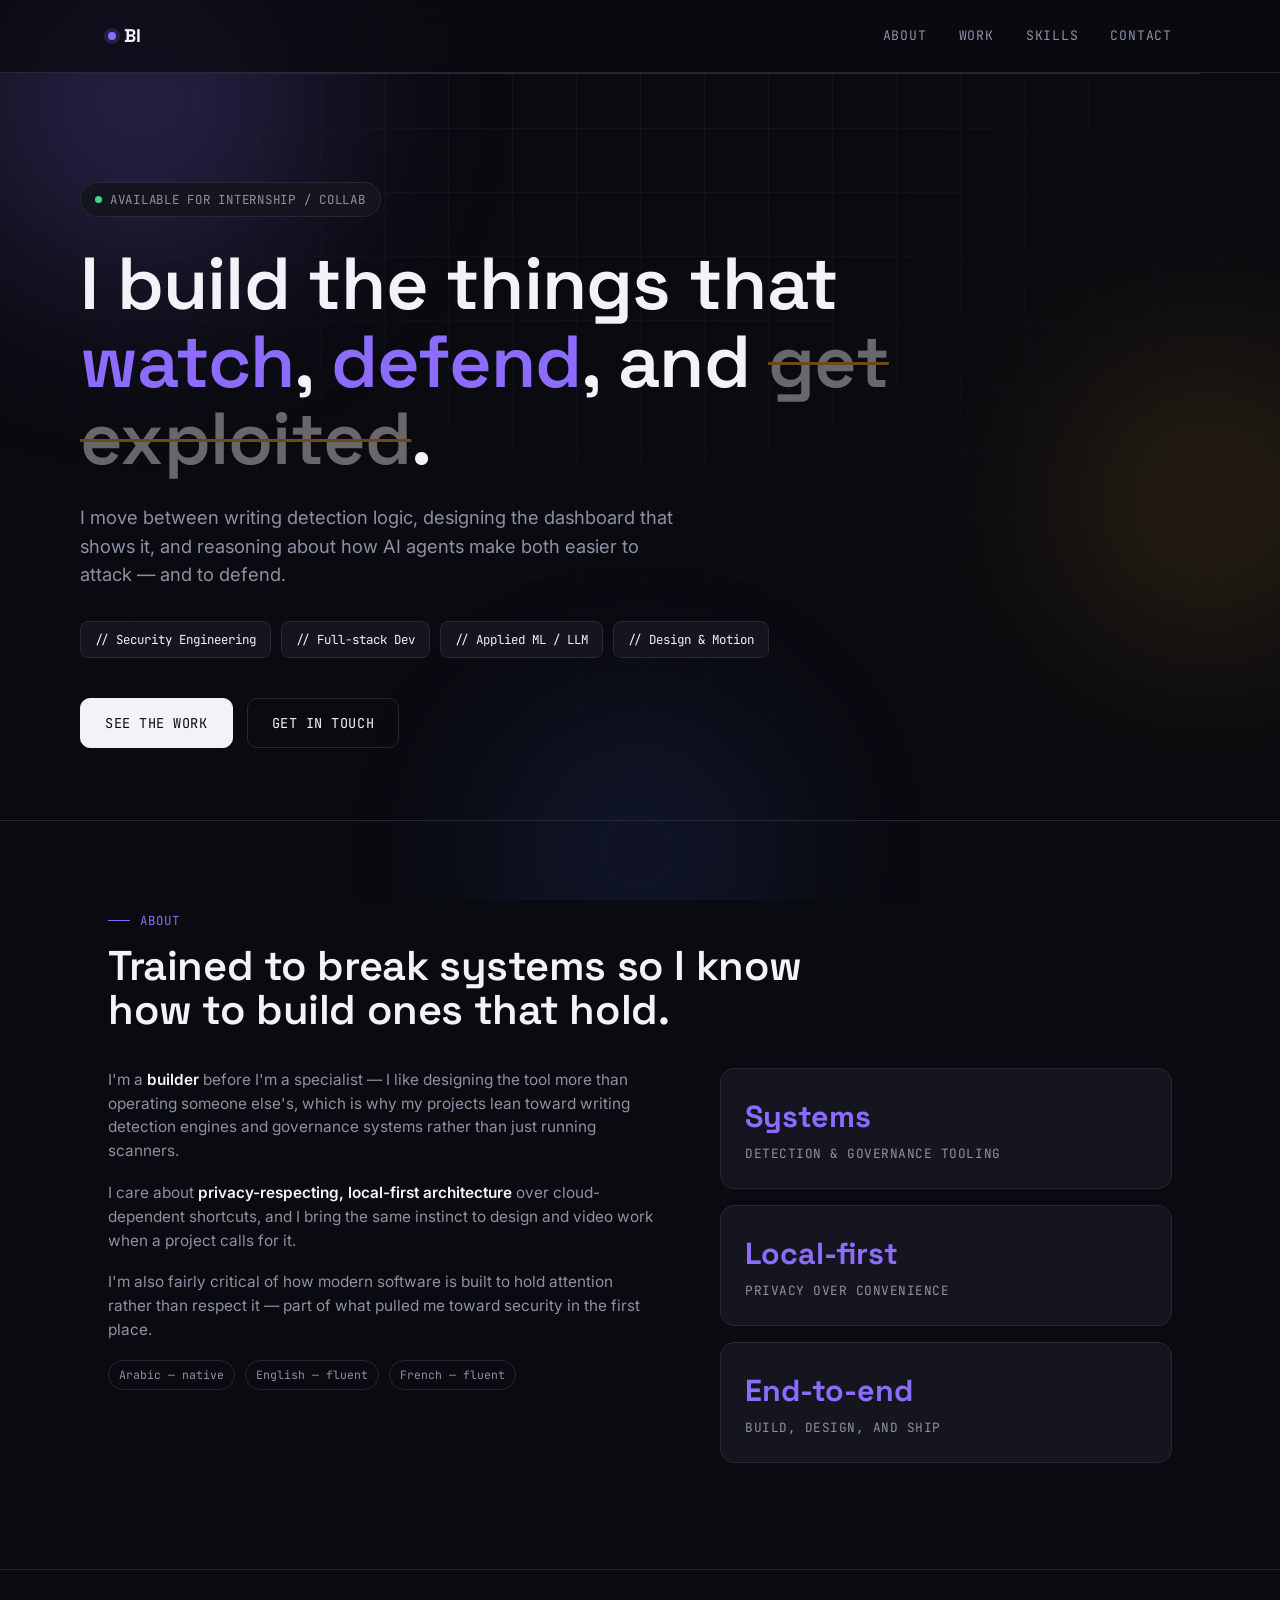
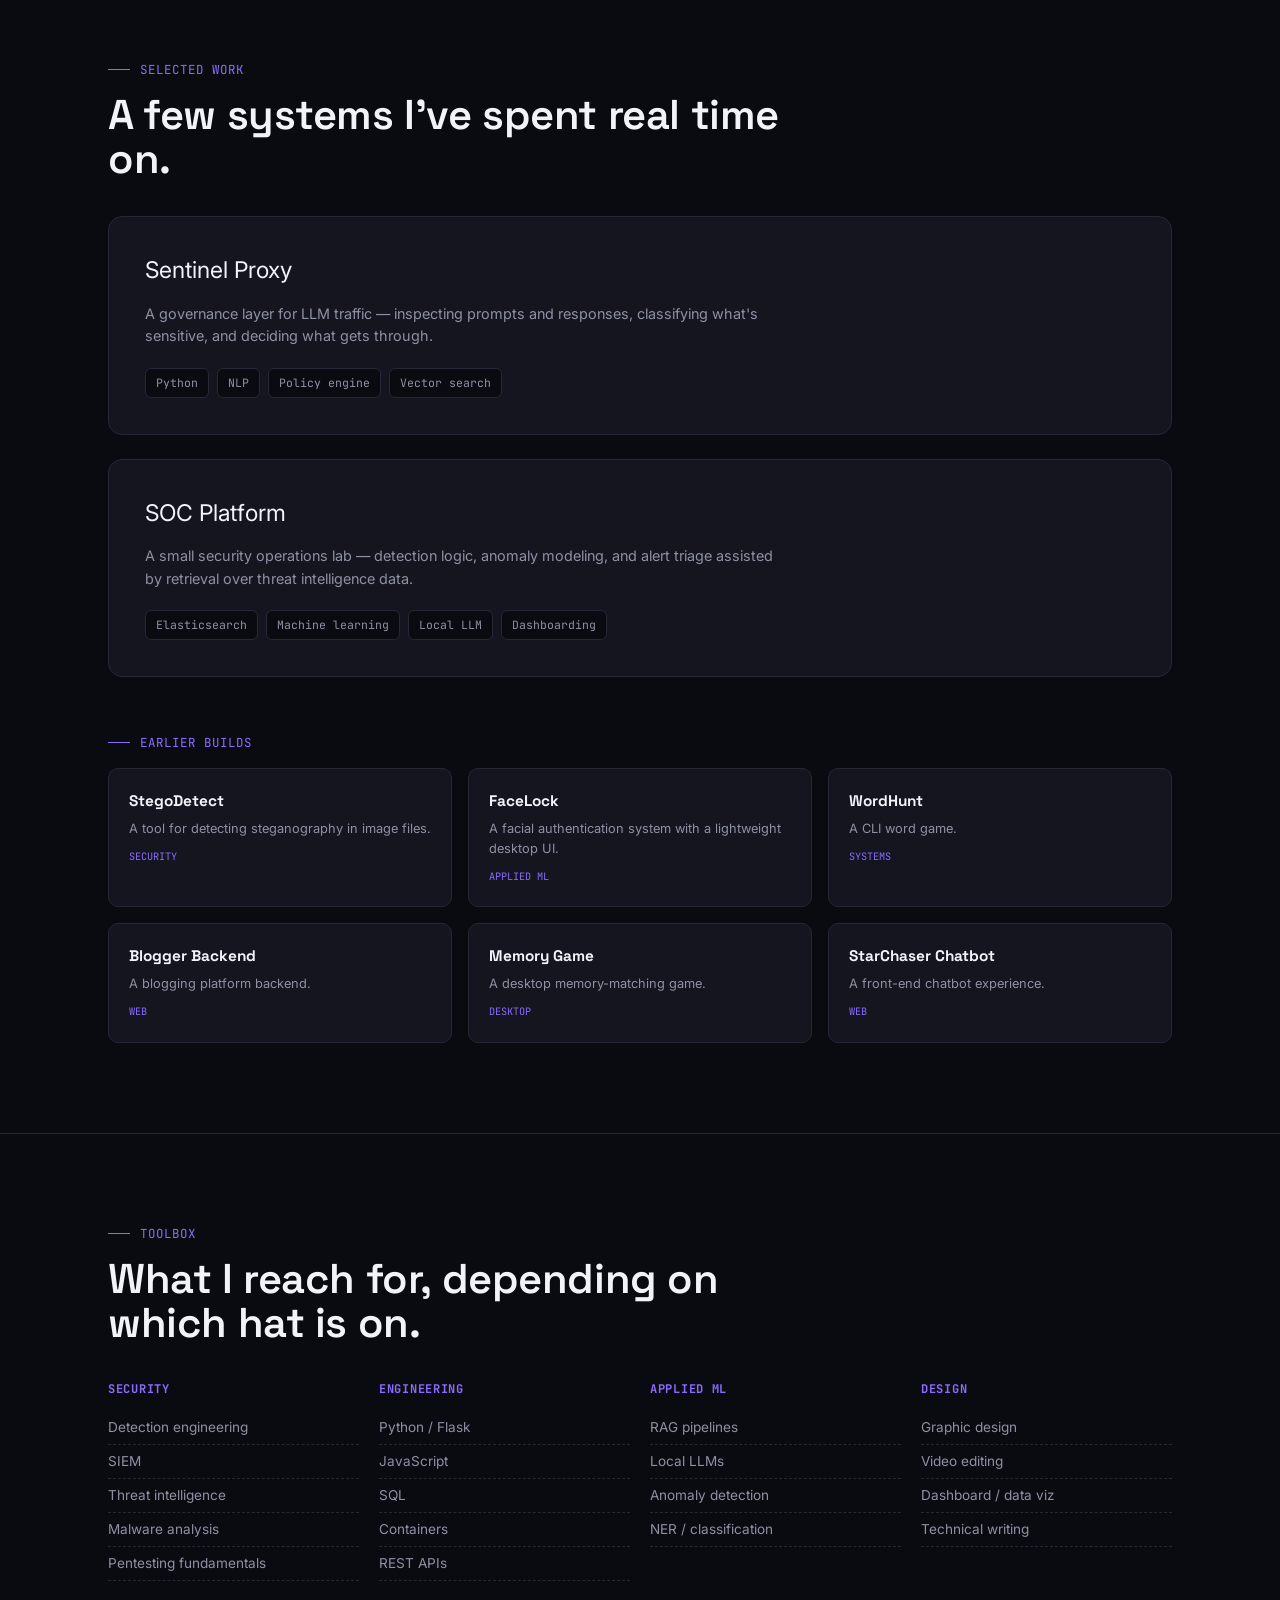
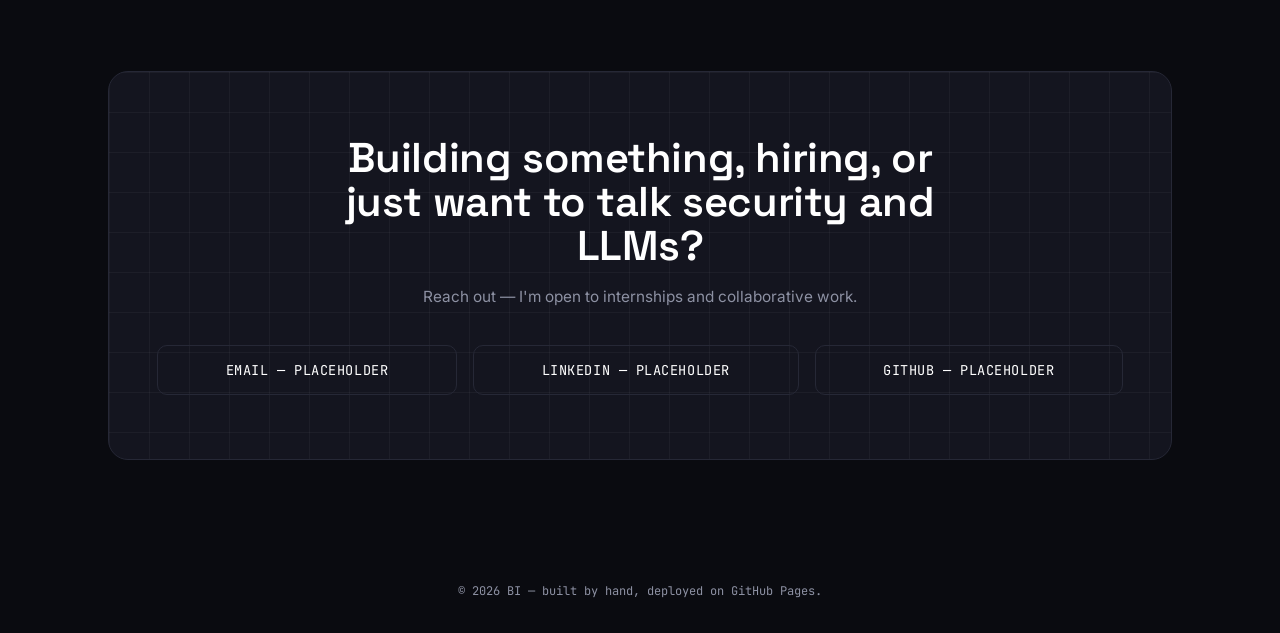
<file: index.html>
<!DOCTYPE html>
<html lang="en">
<head>
<meta charset="UTF-8">
<meta name="viewport" content="width=device-width, initial-scale=1.0">
<title>BI — Builder / Security Engineer</title>
<meta name="description" content="BI — building security tooling, LLM governance systems, and detection pipelines.">
<link rel="preconnect" href="https://fonts.googleapis.com">
<link rel="preconnect" href="https://fonts.gstatic.com" crossorigin>
<link href="https://fonts.googleapis.com/css2?family=Space+Grotesk:wght@400;500;600;700&family=Inter:wght@400;500;600;700&family=JetBrains+Mono:wght@400;500;600&display=swap" rel="stylesheet">
<style>
  :root{
    --bg:#0A0B10;
    --surface:#14151F;
    --surface-2:#1B1D29;
    --ink:#F2F3F8;
    --ink-soft:#8D91A3;
    --line:#262836;
    --accent:#8B6CFF;
    --accent-ink:#0A0B10;
    --accent-2:#FFB020;
    --radius:14px;
    --maxw:1120px;
  }

  *{box-sizing:border-box; margin:0; padding:0;}
  html{scroll-behavior:smooth;}
  @media (prefers-reduced-motion: reduce){
    html{scroll-behavior:auto;}
    *{animation-duration:0.01ms !important; animation-iteration-count:1 !important; transition-duration:0.01ms !important;}
  }

  body{
    background:var(--bg);
    color:var(--ink);
    font-family:'Inter', sans-serif;
    line-height:1.55;
    -webkit-font-smoothing:antialiased;
    overflow-x:hidden;
  }

  a{color:inherit; text-decoration:none;}
  img{max-width:100%; display:block;}
  ::selection{background:var(--accent); color:#fff;}
  :focus-visible{outline:3px solid var(--accent); outline-offset:3px; border-radius:4px;}

  .wrap{max-width:var(--maxw); margin:0 auto; padding:0 28px;}
  .mono{font-family:'JetBrains Mono', monospace; letter-spacing:0.02em;}
  h1,h2,h3{
    font-family:'Space Grotesk', sans-serif;
    font-weight:600;
    line-height:1.05;
    letter-spacing:-0.01em;
  }

  /* ---------- animated background ---------- */
  .bg-layer{
    position:fixed;
    inset:0;
    z-index:0;
    pointer-events:none;
    overflow:hidden;
  }
  .blob{
    position:absolute;
    border-radius:50%;
    filter:blur(90px);
    opacity:0.35;
    will-change:transform;
  }
  .blob-1{
    width:520px; height:520px;
    background:radial-gradient(circle, var(--accent), transparent 70%);
    top:-160px; left:-120px;
    animation:drift1 22s ease-in-out infinite;
  }
  .blob-2{
    width:460px; height:460px;
    background:radial-gradient(circle, var(--accent-2), transparent 70%);
    top:30%; right:-160px;
    opacity:0.18;
    animation:drift2 26s ease-in-out infinite;
  }
  .blob-3{
    width:380px; height:380px;
    background:radial-gradient(circle, #4C6FFF, transparent 70%);
    bottom:-140px; left:35%;
    opacity:0.22;
    animation:drift3 30s ease-in-out infinite;
  }
  @keyframes drift1{
    0%,100%{transform:translate(0,0) scale(1);}
    50%{transform:translate(60px,80px) scale(1.15);}
  }
  @keyframes drift2{
    0%,100%{transform:translate(0,0) scale(1);}
    50%{transform:translate(-70px,40px) scale(1.1);}
  }
  @keyframes drift3{
    0%,100%{transform:translate(0,0) scale(1);}
    50%{transform:translate(50px,-60px) scale(1.2);}
  }

  .grid-field{
    position:fixed;
    inset:0;
    background-image:
      linear-gradient(var(--line) 1px, transparent 1px),
      linear-gradient(90deg, var(--line) 1px, transparent 1px);
    background-size:64px 64px;
    opacity:0.4;
    z-index:0;
    pointer-events:none;
    mask-image:radial-gradient(circle at 50% 0%, black, transparent 75%);
  }

  /* ---------- nav ---------- */
  header{
    position:sticky;
    top:0;
    z-index:50;
    backdrop-filter:blur(12px);
    background:rgba(10,11,16,0.72);
    border-bottom:1px solid var(--line);
  }
  nav.wrap{display:flex; align-items:center; justify-content:space-between; height:72px;}
  .logo{
    font-family:'Space Grotesk', sans-serif;
    font-weight:700;
    font-size:1.15rem;
    display:flex; align-items:center; gap:8px;
  }
  .logo .dot{
    width:8px; height:8px;
    background:var(--accent);
    border-radius:50%;
    display:inline-block;
    box-shadow:0 0 0 4px rgba(139,108,255,0.18);
    animation:softpulse 2.6s ease-in-out infinite;
  }
  @keyframes softpulse{
    0%,100%{box-shadow:0 0 0 4px rgba(139,108,255,0.18);}
    50%{box-shadow:0 0 0 8px rgba(139,108,255,0.08);}
  }
  .navlinks{
    display:flex; gap:32px;
    font-family:'JetBrains Mono', monospace;
    font-size:0.82rem;
    text-transform:uppercase;
    letter-spacing:0.06em;
  }
  .navlinks a{color:var(--ink-soft); position:relative; padding:4px 0; transition:color 0.2s ease;}
  .navlinks a:hover{color:var(--ink);}
  .navlinks a::after{
    content:''; position:absolute; left:0; bottom:-2px;
    width:0%; height:2px; background:var(--accent);
    transition:width 0.25s ease;
  }
  .navlinks a:hover::after{width:100%;}
  @media (max-width:720px){.navlinks{display:none;}}

  /* ---------- mobile hamburger ---------- */
  .hamburger{
    display:none;
    flex-direction:column;
    gap:5px;
    background:none;
    border:none;
    cursor:pointer;
    padding:5px;
    z-index:60;
  }
  .hamburger span{
    display:block;
    width:26px;
    height:2px;
    background:var(--ink);
    border-radius:2px;
    transition:0.3s ease;
  }
  .hamburger.active span:nth-child(1){transform:rotate(45deg) translate(5px,5px);}
  .hamburger.active span:nth-child(2){opacity:0;}
  .hamburger.active span:nth-child(3){transform:rotate(-45deg) translate(5px,-5px);}

  .mobile-menu{
    display:none;
    position:fixed;
    top:0;
    left:0;
    width:100%;
    height:100vh;
    background:var(--bg);
    z-index:55;
    flex-direction:column;
    align-items:center;
    justify-content:center;
    gap:30px;
    font-family:'JetBrains Mono', monospace;
    font-size:1.2rem;
    text-transform:uppercase;
    letter-spacing:0.06em;
    padding:40px;
  }
  .mobile-menu a{color:var(--ink-soft); transition:color 0.2s ease;}
  .mobile-menu a:hover{color:var(--ink);}
  .mobile-menu.open{display:flex;}

  @media (max-width:720px){
    .hamburger{display:flex;}
    .navlinks{display:none;}
  }

  /* ---------- reveal ---------- */
  .reveal{
    opacity:0;
    transform:translateY(24px);
    transition:opacity 0.7s ease, transform 0.7s ease;
  }
  .reveal.in{opacity:1; transform:translateY(0);}

  /* ---------- hero ---------- */
  .hero{position:relative; z-index:1; padding:clamp(60px, 12vh, 130px) 0 clamp(50px, 8vh, 100px);}
  .badge{
    display:inline-flex; align-items:center; gap:8px;
    font-family:'JetBrains Mono', monospace;
    font-size:clamp(0.65rem, 1.5vw, 0.78rem); letter-spacing:0.06em; text-transform:uppercase;
    background:var(--surface);
    border:1px solid var(--line);
    padding:7px 14px;
    border-radius:100px;
    color:var(--ink-soft);
    margin-bottom:28px;
    flex-wrap:wrap;
  }
  .badge .pulse{
    width:7px; height:7px;
    background:#3DDC84;
    border-radius:50%;
    box-shadow:0 0 0 0 rgba(61,220,132,0.6);
    animation:pulse 2s infinite;
    flex-shrink:0;
  }
  @keyframes pulse{
    0%{box-shadow:0 0 0 0 rgba(61,220,132,0.5);}
    70%{box-shadow:0 0 0 8px rgba(61,220,132,0);}
    100%{box-shadow:0 0 0 0 rgba(61,220,132,0);}
  }

  .hero h1{
    font-size:clamp(2.4rem, 6vw, 4.6rem);
    max-width:820px;
  }
  .hero h1 .accent{color:var(--accent);}
  .hero h1 .strike{
    text-decoration:line-through;
    text-decoration-color:var(--accent-2);
    text-decoration-thickness:3px;
    opacity:0.4;
  }
  .hero p.lede{
    margin-top:26px;
    font-size:clamp(1rem, 1.6vw, 1.15rem);
    color:var(--ink-soft);
    max-width:600px;
  }
  .role-tags{display:flex; flex-wrap:wrap; gap:10px; margin-top:32px;}
  .role-tag{
    font-family:'JetBrains Mono', monospace;
    font-size:clamp(0.7rem, 1.2vw, 0.78rem);
    padding:8px 14px;
    background:var(--surface);
    border:1px solid var(--line);
    border-radius:8px;
    color:var(--ink);
    transition:border-color 0.2s ease, transform 0.2s ease;
  }
  .role-tag:hover{border-color:var(--accent); transform:translateY(-2px);}

  .cta-row{display:flex; gap:14px; margin-top:40px; flex-wrap:wrap;}
  .btn{
    font-family:'JetBrains Mono', monospace;
    font-size:clamp(0.75rem, 1.2vw, 0.85rem);
    text-transform:uppercase;
    letter-spacing:0.04em;
    padding:clamp(12px, 1.5vh, 14px) clamp(18px, 2.5vw, 24px);
    border-radius:10px;
    border:1px solid var(--ink);
    transition:transform 0.18s ease, background 0.18s ease, color 0.18s ease, border-color 0.18s ease;
    display:inline-block;
    text-align:center;
  }
  .btn-solid{background:var(--ink); color:var(--bg);}
  .btn-solid:hover{background:var(--accent); border-color:var(--accent); color:#fff; transform:translateY(-2px);}
  .btn-ghost{background:transparent; color:var(--ink); border-color:var(--line);}
  .btn-ghost:hover{border-color:var(--ink); transform:translateY(-2px);}

  /* ---------- sections ---------- */
  section{position:relative; z-index:1; padding:clamp(50px, 10vh, 90px) 0; border-top:1px solid var(--line);}
  .eyebrow{
    font-family:'JetBrains Mono', monospace;
    font-size:clamp(0.7rem, 1.2vw, 0.78rem);
    text-transform:uppercase;
    letter-spacing:0.08em;
    color:var(--accent);
    margin-bottom:14px;
    display:flex; align-items:center; gap:10px;
  }
  .eyebrow::before{content:''; width:22px; height:1px; background:var(--accent); display:inline-block; flex-shrink:0;}
  .section-title{font-size:clamp(1.8rem, 3.5vw, 2.6rem); margin-bottom:36px; max-width:700px;}

  /* ---------- about ---------- */
  .about-grid{display:grid; grid-template-columns:1.1fr 0.9fr; gap:60px; align-items:start;}
  @media (max-width:860px){.about-grid{grid-template-columns:1fr; gap:40px;}}
  .about-text p{color:var(--ink-soft); margin-bottom:18px; font-size:clamp(0.95rem, 1.2vw, 1.02rem);}
  .about-text strong{color:var(--ink); font-weight:600;}

  .stat-card{
    background:var(--surface);
    border:1px solid var(--line);
    border-radius:var(--radius);
    padding:clamp(18px, 2.5vw, 24px);
    margin-bottom:16px;
    transition:border-color 0.2s ease, transform 0.2s ease;
  }
  .stat-card:hover{border-color:var(--accent); transform:translateY(-3px);}
  .stat-card .k{font-family:'Space Grotesk', sans-serif; font-size:clamp(1.5rem, 2.5vw, 1.9rem); font-weight:700; color:var(--accent);}
  .stat-card .v{
    font-family:'JetBrains Mono', monospace;
    font-size:clamp(0.7rem, 1vw, 0.8rem);
    color:var(--ink-soft);
    text-transform:uppercase;
    letter-spacing:0.04em;
    margin-top:4px;
  }
  .lang-row{display:flex; gap:10px; margin-top:6px; flex-wrap:wrap;}
  .lang-pill{
    font-family:'JetBrains Mono', monospace;
    font-size:clamp(0.65rem, 1vw, 0.72rem);
    padding:5px 10px;
    border:1px solid var(--line);
    border-radius:100px;
    color:var(--ink-soft);
  }

  /* ---------- projects ---------- */
  .project-card{
    position:relative;
    background:var(--surface);
    border:1px solid var(--line);
    border-radius:var(--radius);
    padding:clamp(24px, 3vw, 36px);
    margin-bottom:24px;
    overflow:hidden;
    transition:border-color 0.25s ease, transform 0.25s ease, background 0.25s ease;
  }
  .project-card:hover{
    border-color:var(--accent);
    transform:translateY(-3px);
    background:var(--surface-2);
  }
  .project-title{font-size:clamp(1.2rem, 1.8vw, 1.5rem); margin-bottom:14px;}
  .project-desc{color:var(--ink-soft); margin-bottom:20px; max-width:640px; font-size:clamp(0.9rem, 1.1vw, 1rem);}
  .stack-row{display:flex; flex-wrap:wrap; gap:8px;}
  .stack-chip{
    font-family:'JetBrains Mono', monospace;
    font-size:clamp(0.65rem, 1vw, 0.72rem);
    padding:5px 10px;
    background:var(--bg);
    border:1px solid var(--line);
    border-radius:6px;
    color:var(--ink-soft);
  }

  .archive-grid{
    display:grid;
    grid-template-columns:repeat(3, 1fr);
    gap:16px;
    margin-top:16px;
  }
  @media (max-width:860px){.archive-grid{grid-template-columns:repeat(2, 1fr);}}
  @media (max-width:560px){.archive-grid{grid-template-columns:1fr;}}
  .archive-card{
    background:var(--surface);
    border:1px solid var(--line);
    border-radius:10px;
    padding:clamp(16px, 2vw, 20px);
    transition:border-color 0.2s ease, transform 0.2s ease;
  }
  .archive-card:hover{border-color:var(--accent); transform:translateY(-3px);}
  .archive-card h4{font-family:'Space Grotesk', sans-serif; font-size:clamp(0.95rem, 1.2vw, 1rem); margin-bottom:6px;}
  .archive-card p{font-size:clamp(0.8rem, 1vw, 0.85rem); color:var(--ink-soft);}
  .archive-card .tag{
    display:inline-block; margin-top:10px;
    font-family:'JetBrains Mono', monospace;
    font-size:clamp(0.6rem, 0.8vw, 0.68rem); color:var(--accent);
    text-transform:uppercase;
  }

  /* ---------- skills ---------- */
  .skills-wrap{display:grid; grid-template-columns:repeat(4, 1fr); gap:clamp(16px, 2.5vw, 20px);}
  @media (max-width:860px){.skills-wrap{grid-template-columns:repeat(2, 1fr);}}
  @media (max-width:480px){.skills-wrap{grid-template-columns:1fr;}}
  .skill-group h4{
    font-family:'JetBrains Mono', monospace;
    font-size:clamp(0.7rem, 1vw, 0.75rem);
    text-transform:uppercase;
    letter-spacing:0.06em;
    color:var(--accent);
    margin-bottom:12px;
  }
  .skill-group ul{list-style:none;}
  .skill-group li{
    font-size:clamp(0.85rem, 1vw, 0.92rem);
    color:var(--ink-soft);
    padding:6px 0;
    border-bottom:1px dashed var(--line);
    transition:color 0.2s ease, padding-left 0.2s ease;
  }
  .skill-group li:hover{color:var(--ink); padding-left:6px;}

  /* ---------- contact ---------- */
  .contact-panel{
    background:var(--surface);
    border:1px solid var(--line);
    color:#fff;
    border-radius:20px;
    padding:clamp(40px, 6vw, 64px) clamp(20px, 4vw, 48px);
    text-align:center;
    position:relative;
    overflow:hidden;
  }
  .contact-panel::before{
    content:'';
    position:absolute; inset:0;
    background-image:linear-gradient(rgba(255,255,255,0.04) 1px, transparent 1px),
                      linear-gradient(90deg, rgba(255,255,255,0.04) 1px, transparent 1px);
    background-size:40px 40px;
  }
  .contact-panel h2{font-size:clamp(1.8rem, 4vw, 2.6rem); position:relative; max-width:600px; margin:0 auto 18px;}
  .contact-panel p{color:var(--ink-soft); position:relative; max-width:480px; margin:0 auto 36px; font-size:clamp(0.95rem, 1.2vw, 1rem);}
  .contact-links{display:flex; justify-content:center; gap:16px; flex-wrap:wrap; position:relative;}
  .contact-links a{
    font-family:'JetBrains Mono', monospace;
    font-size:clamp(0.75rem, 1.2vw, 0.85rem);
    text-transform:uppercase;
    letter-spacing:0.04em;
    padding:clamp(12px, 1.5vh, 14px) clamp(16px, 2.5vw, 24px);
    border:1px solid var(--line);
    border-radius:10px;
    color:#fff;
    transition:background 0.2s ease, border-color 0.2s ease, transform 0.2s ease;
    text-align:center;
    flex:1 1 auto;
    min-width:140px;
  }
  .contact-links a:hover{background:var(--accent); border-color:var(--accent); transform:translateY(-2px);}

  footer{
    padding:clamp(24px, 4vh, 32px) 0;
    text-align:center;
    font-family:'JetBrains Mono', monospace;
    font-size:clamp(0.65rem, 1vw, 0.75rem);
    color:var(--ink-soft);
    position:relative;
    z-index:1;
  }
</style>
</head>
<body>

<div class="bg-layer" aria-hidden="true">
  <div class="blob blob-1"></div>
  <div class="blob blob-2"></div>
  <div class="blob blob-3"></div>
</div>
<div class="grid-field" aria-hidden="true"></div>

<header>
  <nav class="wrap">
    <div class="logo"><span class="dot"></span>BI</div>
    <button class="hamburger" id="hamburger" aria-label="Toggle menu">
      <span></span>
      <span></span>
      <span></span>
    </button>
    <div class="navlinks">
      <a href="#about">About</a>
      <a href="#work">Work</a>
      <a href="#skills">Skills</a>
      <a href="#contact">Contact</a>
    </div>
  </nav>
  <div class="mobile-menu" id="mobileMenu">
    <a href="#about">About</a>
    <a href="#work">Work</a>
    <a href="#skills">Skills</a>
    <a href="#contact">Contact</a>
  </div>
</header>

<section class="hero wrap">
  <div class="badge reveal"><span class="pulse"></span> Available for internship / collab</div>
  <h1 class="reveal">I build the things that <span class="accent">watch</span>, <span class="accent">defend</span>, and <span class="strike">get exploited</span>.</h1>
  <p class="lede reveal">I move between writing detection logic, designing the dashboard that shows it, and reasoning about how AI agents make both easier to attack — and to defend.</p>
  <div class="role-tags reveal">
    <span class="role-tag">// Security Engineering</span>
    <span class="role-tag">// Full-stack Dev</span>
    <span class="role-tag">// Applied ML / LLM</span>
    <span class="role-tag">// Design & Motion</span>
  </div>
  <div class="cta-row reveal">
    <a href="#work" class="btn btn-solid">See the work</a>
    <a href="#contact" class="btn btn-ghost">Get in touch</a>
  </div>
</section>

<section id="about">
  <div class="wrap">
    <div class="eyebrow reveal">About</div>
    <h2 class="section-title reveal">Trained to break systems so I know how to build ones that hold.</h2>
    <div class="about-grid">
      <div class="about-text reveal">
        <p>I'm a <strong>builder</strong> before I'm a specialist — I like designing the tool more than operating someone else's, which is why my projects lean toward writing detection engines and governance systems rather than just running scanners.</p>
        <p>I care about <strong>privacy-respecting, local-first architecture</strong> over cloud-dependent shortcuts, and I bring the same instinct to design and video work when a project calls for it.</p>
        <p>I'm also fairly critical of how modern software is built to hold attention rather than respect it — part of what pulled me toward security in the first place.</p>
        <div class="lang-row">
          <span class="lang-pill">Arabic — native</span>
          <span class="lang-pill">English — fluent</span>
          <span class="lang-pill">French — fluent</span>
        </div>
      </div>
      <div class="about-stats reveal">
        <div class="stat-card">
          <div class="k">Systems</div>
          <div class="v">Detection & governance tooling</div>
        </div>
        <div class="stat-card">
          <div class="k">Local-first</div>
          <div class="v">Privacy over convenience</div>
        </div>
        <div class="stat-card">
          <div class="k">End-to-end</div>
          <div class="v">Build, design, and ship</div>
        </div>
      </div>
    </div>
  </div>
</section>

<section id="work">
  <div class="wrap">
    <div class="eyebrow reveal">Selected work</div>
    <h2 class="section-title reveal">A few systems I've spent real time on.</h2>

    <div class="project-card reveal">
      <div class="project-title">Sentinel Proxy</div>
      <p class="project-desc">A governance layer for LLM traffic — inspecting prompts and responses, classifying what's sensitive, and deciding what gets through.</p>
      <div class="stack-row">
        <span class="stack-chip">Python</span>
        <span class="stack-chip">NLP</span>
        <span class="stack-chip">Policy engine</span>
        <span class="stack-chip">Vector search</span>
      </div>
    </div>

    <div class="project-card reveal">
      <div class="project-title">SOC Platform</div>
      <p class="project-desc">A small security operations lab — detection logic, anomaly modeling, and alert triage assisted by retrieval over threat intelligence data.</p>
      <div class="stack-row">
        <span class="stack-chip">Elasticsearch</span>
        <span class="stack-chip">Machine learning</span>
        <span class="stack-chip">Local LLM</span>
        <span class="stack-chip">Dashboarding</span>
      </div>
    </div>

    <div class="eyebrow reveal" style="margin-top:56px;">Earlier builds</div>
    <div class="archive-grid">
      <div class="archive-card reveal">
        <h4>StegoDetect</h4>
        <p>A tool for detecting steganography in image files.</p>
        <span class="tag">Security</span>
      </div>
      <div class="archive-card reveal">
        <h4>FaceLock</h4>
        <p>A facial authentication system with a lightweight desktop UI.</p>
        <span class="tag">Applied ML</span>
      </div>
      <div class="archive-card reveal">
        <h4>WordHunt</h4>
        <p>A CLI word game.</p>
        <span class="tag">Systems</span>
      </div>
      <div class="archive-card reveal">
        <h4>Blogger Backend</h4>
        <p>A blogging platform backend.</p>
        <span class="tag">Web</span>
      </div>
      <div class="archive-card reveal">
        <h4>Memory Game</h4>
        <p>A desktop memory-matching game.</p>
        <span class="tag">Desktop</span>
      </div>
      <div class="archive-card reveal">
        <h4>StarChaser Chatbot</h4>
        <p>A front-end chatbot experience.</p>
        <span class="tag">Web</span>
      </div>
    </div>
  </div>
</section>

<section id="skills">
  <div class="wrap">
    <div class="eyebrow reveal">Toolbox</div>
    <h2 class="section-title reveal">What I reach for, depending on which hat is on.</h2>
    <div class="skills-wrap">
      <div class="skill-group reveal">
        <h4>Security</h4>
        <ul>
          <li>Detection engineering</li>
          <li>SIEM</li>
          <li>Threat intelligence</li>
          <li>Malware analysis</li>
          <li>Pentesting fundamentals</li>
        </ul>
      </div>
      <div class="skill-group reveal">
        <h4>Engineering</h4>
        <ul>
          <li>Python / Flask</li>
          <li>JavaScript</li>
          <li>SQL</li>
          <li>Containers</li>
          <li>REST APIs</li>
        </ul>
      </div>
      <div class="skill-group reveal">
        <h4>Applied ML</h4>
        <ul>
          <li>RAG pipelines</li>
          <li>Local LLMs</li>
          <li>Anomaly detection</li>
          <li>NER / classification</li>
        </ul>
      </div>
      <div class="skill-group reveal">
        <h4>Design</h4>
        <ul>
          <li>Graphic design</li>
          <li>Video editing</li>
          <li>Dashboard / data viz</li>
          <li>Technical writing</li>
        </ul>
      </div>
    </div>
  </div>
</section>

<section id="contact" style="border-top:none; padding-top:0;">
  <div class="wrap">
    <div class="contact-panel reveal">
      <h2>Building something, hiring, or just want to talk security and LLMs?</h2>
      <p>Reach out — I'm open to internships and collaborative work.</p>
      <div class="contact-links">
        <a href="mailto:your.email@example.com">Email — placeholder</a>
        <a href="#">LinkedIn — placeholder</a>
        <a href="#">GitHub — placeholder</a>
      </div>
    </div>
  </div>
</section>

<footer>
  <div class="wrap">© 2026 BI — built by hand, deployed on GitHub Pages.</div>
</footer>

<script>
  // Intersection Observer for reveal animations
  const revealEls = document.querySelectorAll('.reveal');
  const io = new IntersectionObserver((entries) => {
    entries.forEach(entry => {
      if(entry.isIntersecting){
        entry.target.classList.add('in');
        io.unobserve(entry.target);
      }
    });
  }, { threshold: 0.15 });
  revealEls.forEach(el => io.observe(el));

  // Mobile hamburger menu
  const hamburger = document.getElementById('hamburger');
  const mobileMenu = document.getElementById('mobileMenu');

  hamburger.addEventListener('click', () => {
    hamburger.classList.toggle('active');
    mobileMenu.classList.toggle('open');
    document.body.style.overflow = mobileMenu.classList.contains('open') ? 'hidden' : '';
  });

  // Close mobile menu on link click
  mobileMenu.querySelectorAll('a').forEach(link => {
    link.addEventListener('click', () => {
      hamburger.classList.remove('active');
      mobileMenu.classList.remove('open');
      document.body.style.overflow = '';
    });
  });
</script>

</body>
</html>
</file>
